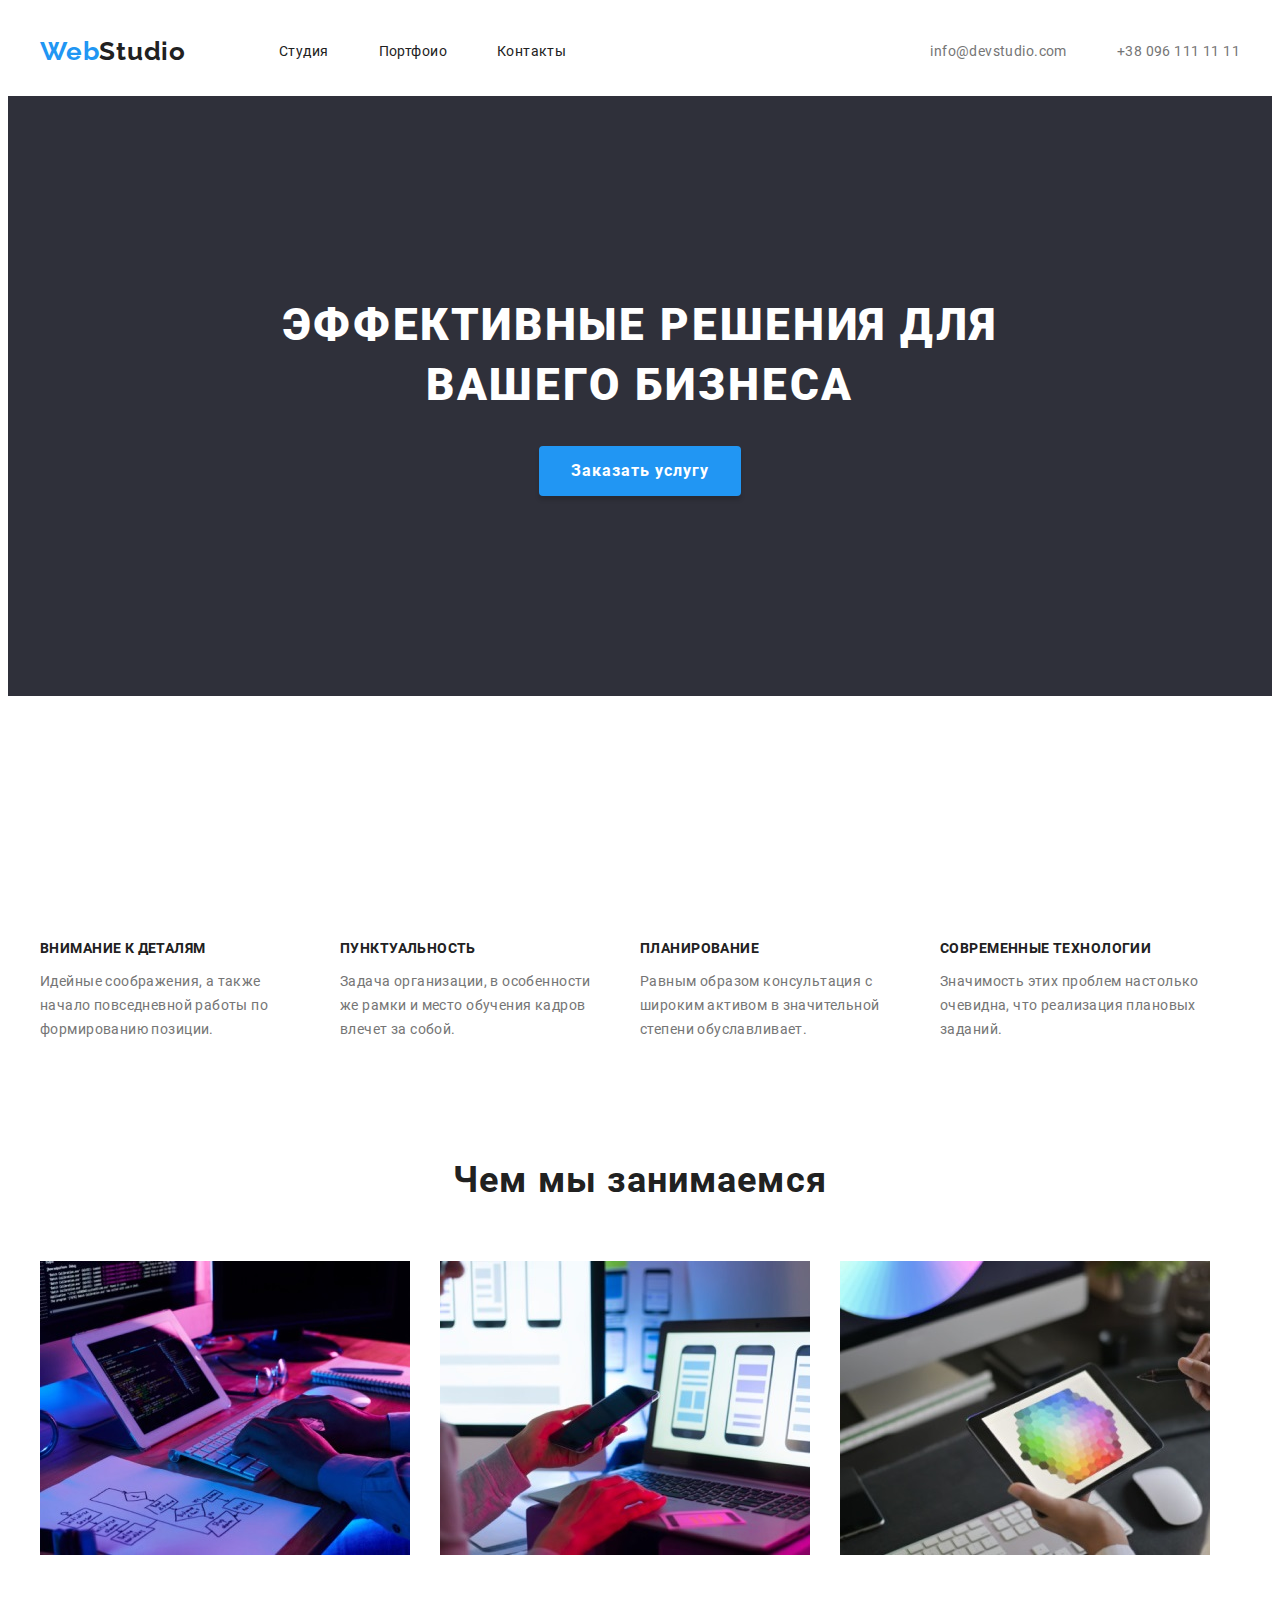
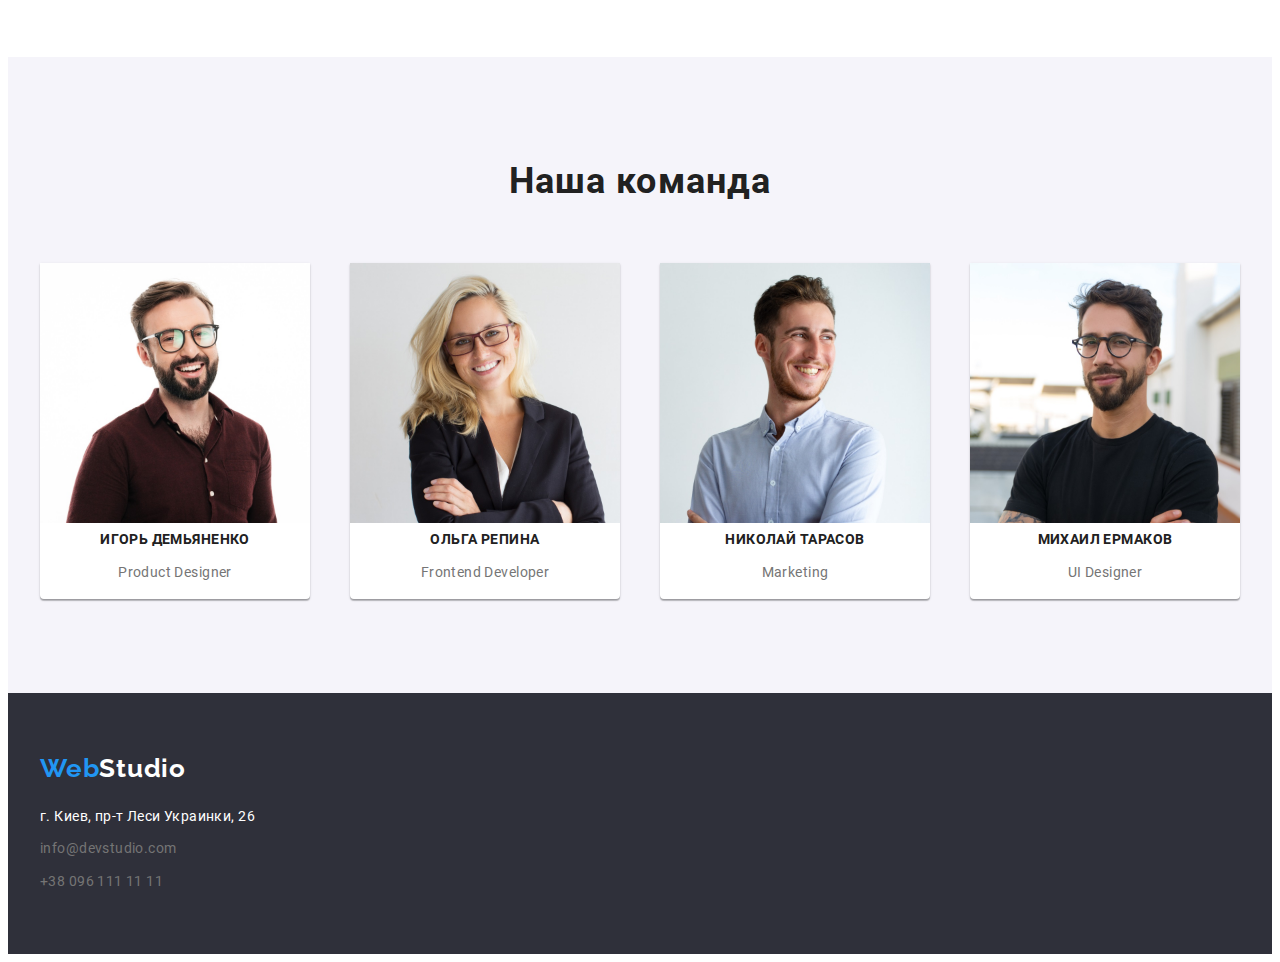
<file: index.html>
<!DOCTYPE html>
<html lang="ru">
  <head class="hed-peg">
    <meta charset="UTF-8" />
    <meta name="viewport" content="width=device-width, initial-scale=1.0" />
    <meta http-equiv="X-UA-Compatible" content="ie=edge" />
    <title>WebStudio</title>
    <link rel="preconnect" href="https://fonts.gstatic.com" />
    <link
      href="https://fonts.googleapis.com/css2?family=Raleway:wght@700&display=swap"
      rel="stylesheet"
    />
    <!--Нормализация стилей браузеров-->
    <link
      rel="stylesheet"
      href="https://cdnjs.cloudflare.com/ajax/libs/modern-normalize/1.0.0/modern-normalize.min.css"
      integrity="sha512-ISS7cAi1PEhQ8jnbJpJZMd29NlhNj4AWYyLOSp2CE/CsHxTCu+r+t0D2yoJudVrd0/8fTVPUVDzY5Tvli75u/g=="
      crossorigin="anonymous"
    />
    <link rel="stylesheet" href="./css/styles01.css" />
  </head>
  <body class="body">
    <header class="header-all">
      <div class="conteiner header">
        <div class="header-logo"> 
          <a href="./" class="logo">Web<span class="dark">Studio</span></a></div>
          <nav>
          <ul class="header-nav-site list">
            <li class="item"><a href="./index.html" class="link">Студия</a></li>
            <li class="item">
              <a href="./portfolio.html" class="link">Портфоио</a>
            </li>
            <li class="item"><a href="#contacts" class="link">Контакты</a></li>
          </ul>
        </nav>
        <div class="header-contacts">
        <a href="mailto:info@devstudio.com" class="item">info@devstudio.com</a>
        <a href="tel:+380441111111" class="item">+38 096 111 11 11</a>
        </div>
      </div>
    </header>
    <main>
  <section id="hero">
      <div class="hero">
          <h1 class="hero-title element">Эффективные решения для <br> вашего бизнеса</h1>
          <button type="button element" class="hero-btn">Заказать услугу</button>
      </div>
  <section class="conteiner">
    <div class="principles-blok">
        <div class="principles-blok-text">
            <h3 class="title">Внимание к деталям</h3>
            <p>
              Идейные соображения, а также начало повседневной работы по
              формированию позиции.
            </p>
        </div>
        <div class="principles-blok-text">
            <h3 class="title">Пунктуальность</h3>
            <p>
              Задача организации, в особенности же рамки и место обучения кадров
              влечет за собой.
            </p>
        </div>
        <div class="principles-blok-text">
            <h3 class="title">Планирование</h3>
            <p>
              Равным образом консультация с широким активом в значительной
              степени обуславливает.
            </p>
        </div>
        <div class="principles-blok-text">
            <h3 class="title">Современные технологии</h3>
            <p>
              Значимость этих проблем настолько очевидна, что реализация
              плановых заданий.
            </p>
        </div>
      </div>
  </section>
      <section class="conteiner">
        <h2 class="section-title">Чем мы занимаемся</h2>
        
          <ul class="list activity-blok">
            <li class="activity-blok-element">
              <img
                src="./images/r1.jpg"
                width="370"
                height="294"
                alt="веб-разработка"
              />
            </li>
            <li class="activity-blok-element">
              <img
                src="./images/r2.jpg"
                width="370"
                height="294"
                alt="разработка приложений"
              />
            </li>
            <li class="activity-blok-element">
              <img
                src="./images/r3.jpg"
                width="370"
                height="294"
                alt="веб дизайн"
              />
            </li>
          </ul>
        
      </section>
  <section class="team">
    <div class="team-title"> 
    <h2 class="section-title">Наша команда</h2></div>
      <div class="conteiner team-blok">
        <div class="team-blok-element">
          <img
            src="./images/img(3).jpg"
            width="270"
            height="260"
            alt="фото Игоря Демьяненко"
          />
          <h3 class="title">Игорь Демьяненко</h3>
          <p>Product Designer</p>
        </div>
        <div class="team-blok-element">
          <img
            src="./images/img(4).jpg"
            width="270"
            height="260"
            alt="фото Ольги Репиной"
          />
          <h3 class="title">Ольга Репина</h3>
          <p>Frontend Developer</p>
        </div>
        <div class="team-blok-element">
          <img
            src="./images/img(5).jpg"
            width="270"
            height="260"
            alt="фото Николая Тарасова"
          />
          <h3 class="title">Николай Тарасов</h3>
          <p>Marketing</p>
        </div>
        <div class="team-blok-element">
          <img
            src="./images/img(6).jpg"
            width="270"
            height="260"
            alt="фото Михаила Ермакова"
          />
          <h3 class="title">Михаил Ермаков</h3>
          <p>UI Designer</p>
        </div>
      </section>
    </main>
    <footer class="footer-all">
    <div class="conteiner">   
      <a href="./" class="logo">Web<span class="light">Studio</span></a>
      <section id="contacts">
        <address class="footer-blok">
          <ul class="list">
            <li>
              <a>г. Киев, пр-т Леси Украинки, 26</a>
            </li>
            <li>
              <a href="mailto:info@devstudio.com" class="footer-link">info@devstudio.com</a
              >
            </li>
            <li>
              <a href="tel:+380441111111" class="footer-link">+38 096 111 11 11</a>
            </li>
          </ul>
        </address>
      </section>
    </div>
    </footer>
  </body>
  </html>
</file>
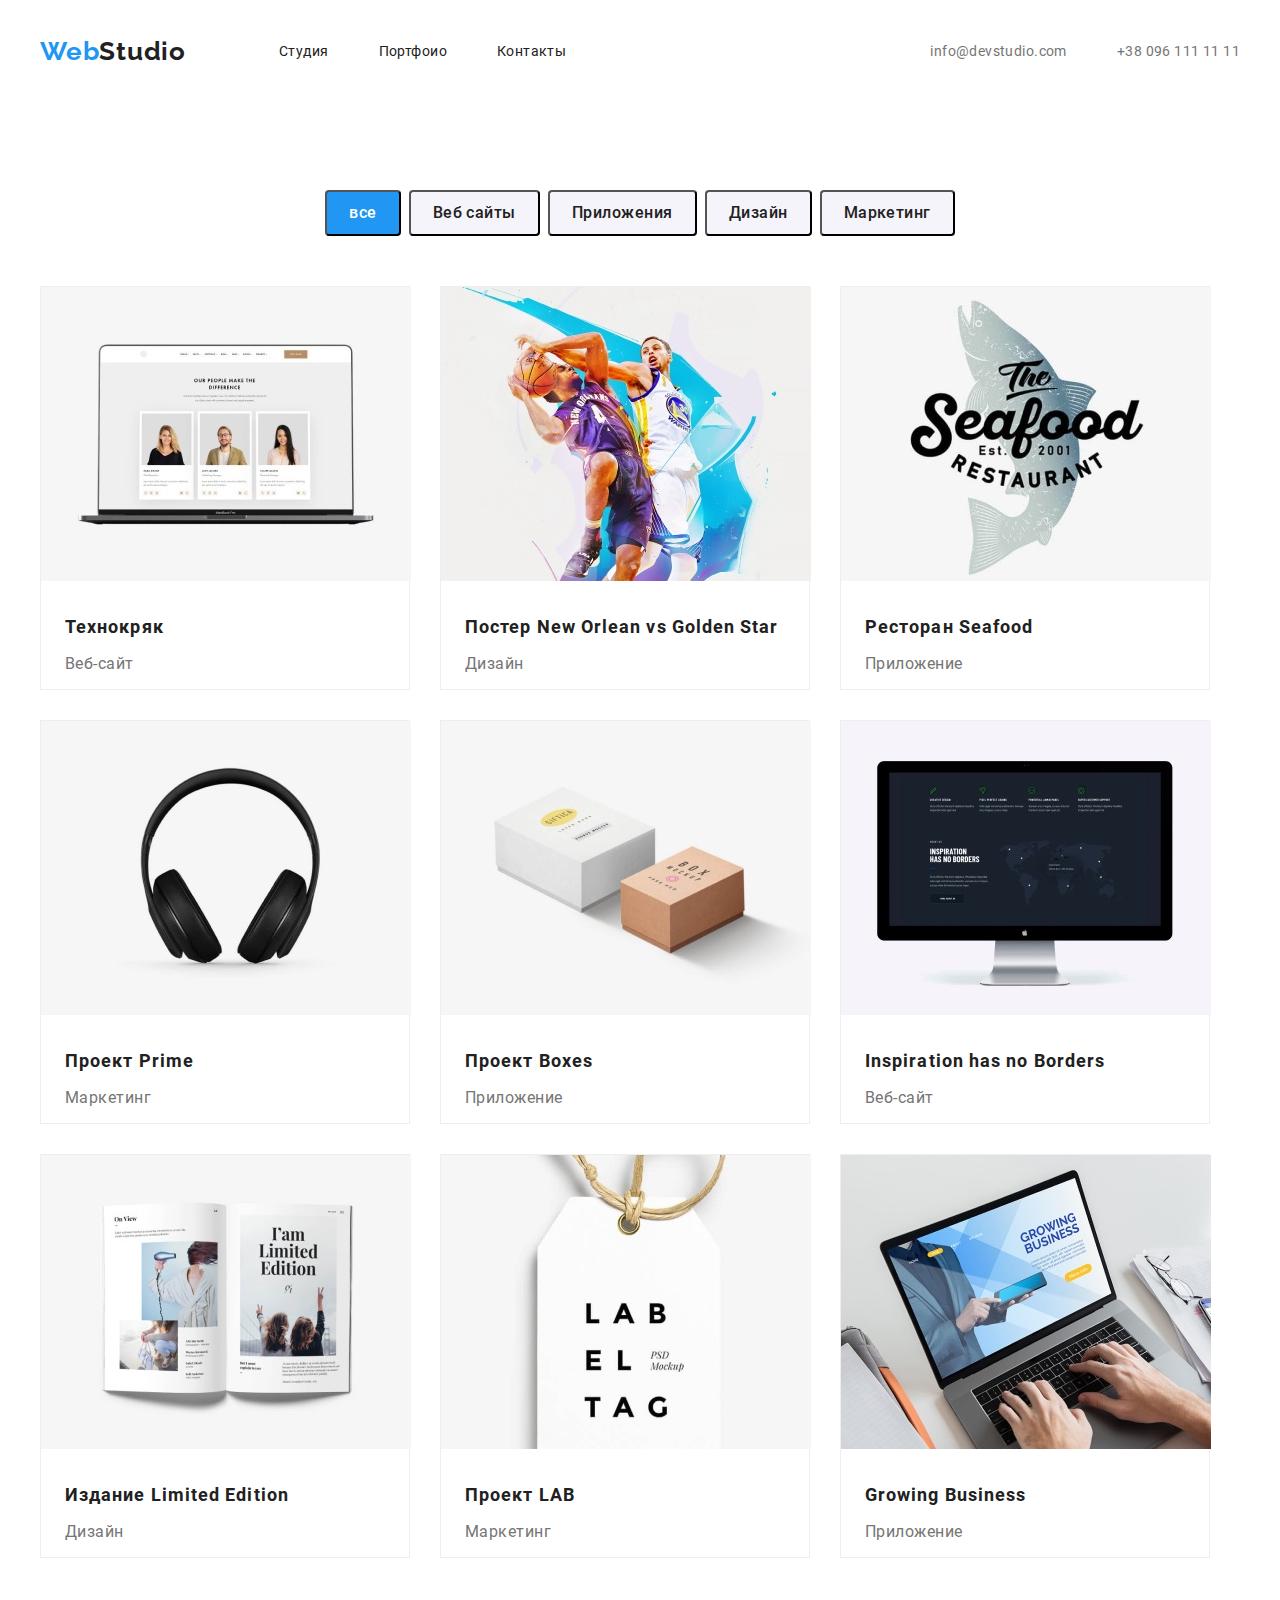
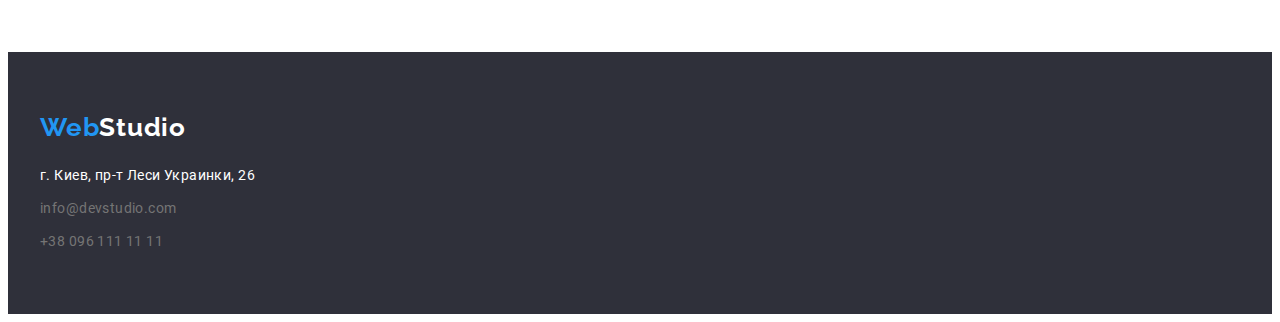
<file: portfolio.html>
<!DOCTYPE html>
<html lang="ru">
  <head>
    <meta charset="UTF-8" />
    <meta name="viewport" content="width=device-width, initial-scale=1.0" />
    <meta http-equiv="X-UA-Compatible" content="ie=edge" />
    <title>Portfolio</title>
    <link rel="preconnect" href="https://fonts.gstatic.com" />
    <link
      href="https://fonts.googleapis.com/css2?family=Raleway:wght@700&display=swap"
      rel="stylesheet"
    />
    <!--Нормализация стилей браузеров-->
    <link
      rel="stylesheet"
      href="https://cdnjs.cloudflare.com/ajax/libs/modern-normalize/1.0.0/modern-normalize.min.css"
      integrity="sha512-ISS7cAi1PEhQ8jnbJpJZMd29NlhNj4AWYyLOSp2CE/CsHxTCu+r+t0D2yoJudVrd0/8fTVPUVDzY5Tvli75u/g=="
      crossorigin="anonymous"
    />
    <link rel="stylesheet" href="./css/styles02.css" />
  </head>
</head>
<body class="body">
  <header class="header-all">
    <div class="conteiner header">
      <div class="header-logo"> 
        <a href="./" class="logo">Web<span class="dark">Studio</span></a></div>
        <nav>
        <ul class="header-nav-site list">
          <li class="item"><a href="./index.html" class="link">Студия</a></li>
          <li class="item">
            <a href="./portfolio.html" class="link">Портфоио</a>
          </li>
          <li class="item"><a href="#contacts" class="link">Контакты</a></li>
        </ul>
      </nav>
      <div class="header-contacts">
      <a href="mailto:info@devstudio.com" class="item">info@devstudio.com</a>
      <a href="tel:+380441111111" class="item">+38 096 111 11 11</a>
      </div>
    </div>
  </header>
    <main>
      <section class="choice">
        <button type="button" class="choice-btn">все</button>
        <button type="button" class="choice-btn">Веб сайты</button>
        <button type="button" class="choice-btn">Приложения</button>
        <button type="button" class="choice-btn">Дизайн</button>
        <button type="button" class="choice-btn">Маркетинг</button>
      </section>
      <section class="conteiner">
        <ul class="list card-box">
          <li class="card-element">
            <img
              src="./images/r21.jpg"
              width="370"
              height="294"
              alt="Веб-сайт Технокряк"
            />
            <p class="card-title">Технокряк</p>
            <p class="card-text">Веб-сайт</p>
          </li>
          <li class="card-element">
            <img
              src="./images/r22.jpg"
              width="370"
              height="294"
              alt="Дизайн Постер New Orlean vs Golden Star"
            />
            <p class="card-title">Постер New Orlean vs Golden Star</p>
            <p class="card-text">Дизайн</p>
          </li>
          <li class="card-element">
            <img
              src="./images/r23.jpg"
              width="370"
              height="294"
              alt="Приложение Ресторан Seafood"
            />
            <p class="card-title">Ресторан Seafood</p>
            <p class="card-text">Приложение</p>
          </li>
          <li class="card-element">
            <img
              src="./images/r24.jpg"
              width="370"
              height="294"
              alt="Маркетинг Проект Prime"
            />
            <p class="card-title">Проект Prime</p>
            <p class="card-text">Маркетинг</p>
          </li>
          <li class="card-element">
            <img
              src="./images/r25.jpg"
              width="370"
              height="294"
              alt="Приложение Проект Boxes"
            />
            <p class="card-title">Проект Boxes</p>
            <p class="card-text">Приложение</p>
          </li>
          <li class="card-element">
            <img
              src="./images/r26.jpg"
              width="370"
              height="294"
              alt="Веб-сайт Inspiration has no Borders"
            />
            <p class="card-title">Inspiration has no Borders</p>
            <p class="card-text">Веб-сайт</p>
          </li>
          <li class="card-element">
            <img
              src="./images/r27.jpg"
              width="370"
              height="294"
              alt="Дизайн Издание Limited Edition"
            />
            <p class="card-title">Издание Limited Edition</p>
            <p class="card-text">Дизайн</p>
          </li>
          <li class="card-element">
            <img
              src="./images/r28.jpg"
              width="370"
              height="294"
              alt="Маркетинг Проект LAB"
            />
            <p class="card-title">Проект LAB</p>
            <p class="card-text">Маркетинг</p>
          </li>
          <li class="card-element">
            <img
              src="./images/r29.jpg"
              width="370"
              height="294"
              alt="Приложение Growing Business"
            />
            <p class="card-title">Growing Business</p>
            <p class="card-text">Приложение</p>
          </li>
        </ul>
      </section>
    </main>
    <footer class="footer-all">
      <div class="conteiner">   
        <a href="./" class="logo">Web<span class="light">Studio</span></a>
        <section id="contacts">
          <address class="footer-blok">
            <ul class="list">
              <li>
                <a>г. Киев, пр-т Леси Украинки, 26</a>
              </li>
              <li>
                <a href="mailto:info@devstudio.com" class="footer-link">info@devstudio.com</a
                >
              </li>
              <li>
                <a href="tel:+380441111111" class="footer-link">+38 096 111 11 11</a>
              </li>
            </ul>
          </address>
        </section>
      </div>
      </footer>
  </body>
</html>
</file>
<file: css/styles01.css>
/*/* roboto-300 - latin_cyrillic */
@font-face {
  font-family: "Roboto";
  font-style: normal;
  font-weight: 300;
  src: url("../fonts/roboto-v20-latin_cyrillic-300.eot"); /* IE9 Compat Modes */
  src: local(""),
    url("../fonts/roboto-v20-latin_cyrillic-300.eot?#iefix")
      format("embedded-opentype"),
    /* IE6-IE8 */ url("../fonts/roboto-v20-latin_cyrillic-300.woff2")
      format("woff2"),
    /* Super Modern Browsers */
      url("../fonts/roboto-v20-latin_cyrillic-300.woff") format("woff"),
    /* Modern Browsers */ url("../fonts/roboto-v20-latin_cyrillic-300.ttf")
      format("truetype"),
    /* Safari, Android, iOS */
      url("../fonts/roboto-v20-latin_cyrillic-300.svg#Roboto") format("svg"); /* Legacy iOS */
}
/* roboto-regular - latin_cyrillic */
@font-face {
  font-family: "Roboto";
  font-style: normal;
  font-weight: 400;
  src: url("../fonts/roboto-v20-latin_cyrillic-regular.eot"); /* IE9 Compat Modes */
  src: local(""),
    url("../fonts/roboto-v20-latin_cyrillic-regular.eot?#iefix")
      format("embedded-opentype"),
    /* IE6-IE8 */ url("../fonts/roboto-v20-latin_cyrillic-regular.woff2")
      format("woff2"),
    /* Super Modern Browsers */
      url("../fonts/roboto-v20-latin_cyrillic-regular.woff") format("woff"),
    /* Modern Browsers */ url("../fonts/roboto-v20-latin_cyrillic-regular.ttf")
      format("truetype"),
    /* Safari, Android, iOS */
      url("../fonts/roboto-v20-latin_cyrillic-regular.svg#Roboto") format("svg"); /* Legacy iOS */
}
/* roboto-500 - latin_cyrillic */
@font-face {
  font-family: "Roboto";
  font-style: normal;
  font-weight: 500;
  src: url("../fonts/roboto-v20-latin_cyrillic-500.eot"); /* IE9 Compat Modes */
  src: local(""),
    url("../fonts/roboto-v20-latin_cyrillic-500.eot?#iefix")
      format("embedded-opentype"),
    /* IE6-IE8 */ url("../fonts/roboto-v20-latin_cyrillic-500.woff2")
      format("woff2"),
    /* Super Modern Browsers */
      url("../fonts/roboto-v20-latin_cyrillic-500.woff") format("woff"),
    /* Modern Browsers */ url("../fonts/roboto-v20-latin_cyrillic-500.ttf")
      format("truetype"),
    /* Safari, Android, iOS */
      url("../fonts/roboto-v20-latin_cyrillic-500.svg#Roboto") format("svg"); /* Legacy iOS */
}
/* roboto-700 - latin_cyrillic */
@font-face {
  font-family: "Roboto";
  font-style: normal;
  font-weight: 700;
  src: url("../fonts/roboto-v20-latin_cyrillic-700.eot"); /* IE9 Compat Modes */
  src: local(""),
    url("../fonts/roboto-v20-latin_cyrillic-700.eot?#iefix")
      format("embedded-opentype"),
    /* IE6-IE8 */ url("../fonts/roboto-v20-latin_cyrillic-700.woff2")
      format("woff2"),
    /* Super Modern Browsers */
      url("../fonts/roboto-v20-latin_cyrillic-700.woff") format("woff"),
    /* Modern Browsers */ url("../fonts/roboto-v20-latin_cyrillic-700.ttf")
      format("truetype"),
    /* Safari, Android, iOS */
      url("../fonts/roboto-v20-latin_cyrillic-700.svg#Roboto") format("svg"); /* Legacy iOS */
}
/* roboto-900 - latin_cyrillic */
@font-face {
  font-family: "Roboto";
  font-style: normal;
  font-weight: 900;
  src: url("../fonts/roboto-v20-latin_cyrillic-900.eot"); /* IE9 Compat Modes */
  src: local(""),
    url("../fonts/roboto-v20-latin_cyrillic-900.eot?#iefix")
      format("embedded-opentype"),
    /* IE6-IE8 */ url("../fonts/roboto-v20-latin_cyrillic-900.woff2")
      format("woff2"),
    /* Super Modern Browsers */
      url("../fonts/roboto-v20-latin_cyrillic-900.woff") format("woff"),
    /* Modern Browsers */ url("../fonts/roboto-v20-latin_cyrillic-900.ttf")
      format("truetype"),
    /* Safari, Android, iOS */
      url("../fonts/roboto-v20-latin_cyrillic-900.svg#Roboto") format("svg"); /* Legacy iOS */
}



          /* Переменные ОБЩИЕ ДЛЯ ВСЕЙ СТРАНИЦЫ */
:root {
  --text-color: #757575;
  --text-dark-color: #212121;
  --blu-color: #2196f3;
  --light-color: #ffffff;
  --background: #2f303a;
}
              /*  ОБЩЕЕ на СТРАНИЦЕ */
.body {
  text-decoration: none;
  font-family: "Roboto", "sans-serif";
  font-style: normal;
  font-size: 14px;
  line-height: 1.71;
  letter-spacing: 0.03em;
  color: var(--text-color);
}

              /* ОСНОВНОЙ КОНТЕЙНЕР*/
.conteiner {
  width: 1200px;
  padding-left: 15px;
  padding-right: 15px;
  margin-left: auto;
  margin-right: auto;
}

            /* убираем точки списков*/
.list {
  list-style: none;
  padding-left: 0px;
  margin-top: 0px;
  margin-bottom: 0px;
}

/* Логотип */
.logo {
  font-family: "Raleway", sans-serif;
  font-weight: bold;
  text-decoration: none;
  font-size: 26px;
  line-height: 1.192;
  letter-spacing: 0.03em;
  color: var(--blu-color);
}
.logo:hover {
  border-bottom: 2px solid var(--blu-color);
 }

/* Темный - для светлого фона */
.dark {
  color: var(--text-dark-color);
}
/* Светлый - для темного фона */
.light {
  color: var(--light-color);
}

                          /* Ш А П К А */
.header-all {
  background-color: #FFFFFF;
  }

.header {
  display: flex;
  align-items: center;
  
  /*outline: 1px solid #140666;
  background-color: #0ec43c;*/
  }
  
.header-logo {
  display: flex;
  margin-right: 93px;
  }

.header-nav-site {
  display: flex;
 }
.header-nav-site .item:not(:last-child) { /*Для всех кроме последнего */
  margin-right: 50px;
}

.header-nav-site .link {
  display: block;
  padding-top: 32px;
  padding-bottom: 32px;

  color: inherit;
  text-decoration: none;
  color: var(--text-dark-color);
  }
.header-nav-site .link:hover {
  color: var(--blu-color);
}
.header-nav-site .link:focus {
  color: var(--blu-color);
}
    
.header-contacts {
  display: flex;
  margin-left: auto;
}

.header-contacts .item {
  /*outline: 1px solid #ca0a0a;
  background-color: #eedf09;*/

  display: block;
  padding-top: 32px;
  padding-bottom: 32px;

  color: inherit;
  text-decoration: none;
  color: var(--text-color);
  }

.header-contacts .item:hover {
  color: var(--blu-color);
}
.header-contacts .item:focus {
  color: var(--blu-color);
}
.header-contacts .item + .item { /*Для всех у кого есть сосед спереди */
  margin-left: 50px;
}

            /* Центральная часть ГЕРОЙ */
.hero {
  display: flex;
  flex-direction: column;
  background-color: #2f303a;
}
.hero .element {
text-align: center;
}

                  /* Титул - ГЕРОЙ */
.hero-title {
  margin-left: auto;
  margin-right: auto;
  margin-top: 200px;
  margin-bottom: 30px;
  font-style: normal;
  font-weight: 900;
  font-size: 44px;
  line-height: 1.363;
  letter-spacing: 0.06em;
  text-transform: uppercase;
  color: #ffffff;
}

                  /* Кнопка ГЕРОЙ */
.hero-btn {
  margin-bottom: 200px;
  margin-left: auto;
  margin-right: auto;

  border-radius: 4px;
  height: 50px;
  padding: 10px 32px;
  border: 1px transparent;

  background: #2196f3;
  box-shadow: 0px 4px 4px #00000026;
  border-radius: 4px;

  font-family: inherit;
  font-weight: 700;
  font-weight: bold;
  font-size: 16px;
  line-height: 1.875;
  text-align: center;
  letter-spacing: 0.06em;
  color: #ffffff;
 }
 .hero-btn:hover {
  cursor: pointer;
 }

              /* НАШИ ПРИНЦИПЫ */
.principles-blok {
display: flex;
justify-content: space-between;
}

.principles-blok-text {
  margin-top: 244px;
  margin-bottom: 94px;
  width: 270px;
  margin-right: 30px;
   }
.principles-blok-text: :nth-last-child(4n) {
 margin-right: 0px;
}

                /* Титулы секций */
.section-title {
  margin-top: 0px;
  margin-bottom: 0px;
  font-style: normal;
  font-weight: bold;
  font-size: 36px;
  line-height: 1, 167;
  text-align: center;
  letter-spacing: 0.03em;
  color: var(--text-dark-color);
}
                  /* Титулы блоков*/
.title {
  margin-top: 0px;
  margin-bottom: 0px;
  font-style: normal;
  font-weight: bold;
  font-size: 14px;
  line-height: 1.143;
  letter-spacing: 0.03em;
  text-transform: uppercase;
  color: var(--text-dark-color);
}

              /* ДЕЯТЕЛЬНОСТЬ-ЧЕМ МЫ ЗАНИМАЕМСЯ */
.activity {
  margin-top: 0px;
  margin-bottom: 0px;
}

.activity-blok {
display: flex;
margin-top: 0px;
margin-bottom: 0px;
justify-content: space-between;
}

.activity-blok-element {
  width: 370px;
  margin-right: 30px;
  margin-top: 50px;
  margin-bottom: 94px;
   }
.activity-blok-text: :nth-last-child(3n) {
 margin-right: 0px;
}


                    /* КОМАНДА */
.team {
 background: #F5F4FA;
 padding-top: 94px;
 padding-bottom: 94px;
}

.team-blok {
  display: flex;
  justify-content: space-between;
   }

  .team-blok-element {
    width: 270px;
    margin-top: 50px;
    margin-left: 30px;
    text-align:center;
    background: #FFFFFF;
/* material shadow v1 */
box-shadow: 0px 1px 3px rgba(0, 0, 0, 0.12), 0px 1px 1px rgba(0, 0, 0, 0.14), 0px 2px 1px rgba(0, 0, 0, 0.2);
border-radius: 0px 0px 4px 4px;
     }

  .team-blok-element:first-child { /*Левфй отступ ко всем кроме первого */
    margin-left: 0px;
     }

/* ПОДВАЛ*/

.footer-all {
  padding-top: 60px;
  padding-bottom: 60px;
  background-color: var(--background);
}

.footer-blok {
  display: flex;
  align-items: center;
  text-decoration: none;
  font-style: normal;
  font-weight: normal;
  margin-top: 20px;
  font-size: 14px;
  line-height: 1.71;
  letter-spacing: 0.03em;
  color: var(--light-color);
}

.footer-link {
  display: block;
  text-decoration: none;
  margin-top: 9px;
  color: var(--text-color);
  }
.footer-link:hover {
  color: var(--blu-color);
}
.footer-link:focus {
  color: var(--blu-color);
}
</file>
<file: css/styles02.css>
/*/* roboto-300 - latin_cyrillic */
@font-face {
  font-family: "Roboto";
  font-style: normal;
  font-weight: 300;
  src: url("../fonts/roboto-v20-latin_cyrillic-300.eot"); /* IE9 Compat Modes */
  src: local(""),
    url("../fonts/roboto-v20-latin_cyrillic-300.eot?#iefix")
      format("embedded-opentype"),
    /* IE6-IE8 */ url("../fonts/roboto-v20-latin_cyrillic-300.woff2")
      format("woff2"),
    /* Super Modern Browsers */
      url("../fonts/roboto-v20-latin_cyrillic-300.woff") format("woff"),
    /* Modern Browsers */ url("../fonts/roboto-v20-latin_cyrillic-300.ttf")
      format("truetype"),
    /* Safari, Android, iOS */
      url("../fonts/roboto-v20-latin_cyrillic-300.svg#Roboto") format("svg"); /* Legacy iOS */
}
/* roboto-regular - latin_cyrillic */
@font-face {
  font-family: "Roboto";
  font-style: normal;
  font-weight: 400;
  src: url("../fonts/roboto-v20-latin_cyrillic-regular.eot"); /* IE9 Compat Modes */
  src: local(""),
    url("../fonts/roboto-v20-latin_cyrillic-regular.eot?#iefix")
      format("embedded-opentype"),
    /* IE6-IE8 */ url("../fonts/roboto-v20-latin_cyrillic-regular.woff2")
      format("woff2"),
    /* Super Modern Browsers */
      url("../fonts/roboto-v20-latin_cyrillic-regular.woff") format("woff"),
    /* Modern Browsers */ url("../fonts/roboto-v20-latin_cyrillic-regular.ttf")
      format("truetype"),
    /* Safari, Android, iOS */
      url("../fonts/roboto-v20-latin_cyrillic-regular.svg#Roboto") format("svg"); /* Legacy iOS */
}
/* roboto-500 - latin_cyrillic */
@font-face {
  font-family: "Roboto";
  font-style: normal;
  font-weight: 500;
  src: url("../fonts/roboto-v20-latin_cyrillic-500.eot"); /* IE9 Compat Modes */
  src: local(""),
    url("../fonts/roboto-v20-latin_cyrillic-500.eot?#iefix")
      format("embedded-opentype"),
    /* IE6-IE8 */ url("../fonts/roboto-v20-latin_cyrillic-500.woff2")
      format("woff2"),
    /* Super Modern Browsers */
      url("../fonts/roboto-v20-latin_cyrillic-500.woff") format("woff"),
    /* Modern Browsers */ url("../fonts/roboto-v20-latin_cyrillic-500.ttf")
      format("truetype"),
    /* Safari, Android, iOS */
      url("../fonts/roboto-v20-latin_cyrillic-500.svg#Roboto") format("svg"); /* Legacy iOS */
}
/* roboto-700 - latin_cyrillic */
@font-face {
  font-family: "Roboto";
  font-style: normal;
  font-weight: 700;
  src: url("../fonts/roboto-v20-latin_cyrillic-700.eot"); /* IE9 Compat Modes */
  src: local(""),
    url("../fonts/roboto-v20-latin_cyrillic-700.eot?#iefix")
      format("embedded-opentype"),
    /* IE6-IE8 */ url("../fonts/roboto-v20-latin_cyrillic-700.woff2")
      format("woff2"),
    /* Super Modern Browsers */
      url("../fonts/roboto-v20-latin_cyrillic-700.woff") format("woff"),
    /* Modern Browsers */ url("../fonts/roboto-v20-latin_cyrillic-700.ttf")
      format("truetype"),
    /* Safari, Android, iOS */
      url("../fonts/roboto-v20-latin_cyrillic-700.svg#Roboto") format("svg"); /* Legacy iOS */
}
/* roboto-900 - latin_cyrillic */
@font-face {
  font-family: "Roboto";
  font-style: normal;
  font-weight: 900;
  src: url("../fonts/roboto-v20-latin_cyrillic-900.eot"); /* IE9 Compat Modes */
  src: local(""),
    url("../fonts/roboto-v20-latin_cyrillic-900.eot?#iefix")
      format("embedded-opentype"),
    /* IE6-IE8 */ url("../fonts/roboto-v20-latin_cyrillic-900.woff2")
      format("woff2"),
    /* Super Modern Browsers */
      url("../fonts/roboto-v20-latin_cyrillic-900.woff") format("woff"),
    /* Modern Browsers */ url("../fonts/roboto-v20-latin_cyrillic-900.ttf")
      format("truetype"),
    /* Safari, Android, iOS */
      url("../fonts/roboto-v20-latin_cyrillic-900.svg#Roboto") format("svg"); /* Legacy iOS */
}

          /* Переменные ОБЩИЕ ДЛЯ ВСЕЙ СТРАНИЦЫ */
:root {
  --text-color: #757575;
  --text-dark-color: #212121;
  --blu-color: #2196f3;
  --light-color: #ffffff;
  --background: #2f303a;
}
              /*  ОБЩЕЕ на СТРАНИЦЕ */
.body {
  text-decoration: none;
  font-family: "Roboto", "sans-serif";
  font-style: normal;
  font-size: 14px;
  line-height: 1.71;
  letter-spacing: 0.03em;
  color: var(--text-color);
}

              /* ОСНОВНОЙ КОНТЕЙНЕР*/
.conteiner {
  width: 1200px;
  padding-left: 15px;
  padding-right: 15px;
  margin-left: auto;
  margin-right: auto;
}

            /* убираем точки списков*/
.list {
  list-style: none;
  padding-left: 0px;
  margin-top: 0px;
  margin-bottom: 0px;
}

/* Логотип */
.logo {
  font-family: "Raleway", sans-serif;
  font-weight: bold;
  text-decoration: none;
  font-size: 26px;
  line-height: 1.192;
  letter-spacing: 0.03em;
  color: var(--blu-color);
}
.logo:hover {
  border-bottom: 2px solid var(--blu-color);
 }

/* Темный - для светлого фона */
.dark {
  color: var(--text-dark-color);
}
/* Светлый - для темного фона */
.light {
  color: var(--light-color);
}

                          /* Ш А П К А */
.header-all {
  margin-bottom: 94px;
  background: #FFFFFF;
  }

.header {
  display: flex;
  align-items: center;
  
  /*outline: 1px solid #140666;
  background-color: #0ec43c;*/
  }
  
.header-logo {
  display: flex;
  margin-right: 93px;
  }

.header-nav-site {
  display: flex;
 }
.header-nav-site .item:not(:last-child) { /*Для всех кроме последнего */
  margin-right: 50px;
}

.header-nav-site .link {
  display: block;
  padding-top: 32px;
  padding-bottom: 32px;

  color: inherit;
  text-decoration: none;
  color: var(--text-dark-color);
  }
.header-nav-site .link:hover {
  color: var(--blu-color);
}
.header-nav-site .link:focus {
  color: var(--blu-color);
}
    
.header-contacts {
  display: flex;
  margin-left: auto;
}

.header-contacts .item {
  display: block;
  padding-top: 32px;
  padding-bottom: 32px;

  color: inherit;
  text-decoration: none;
  color: var(--text-color);
  }

.header-contacts .item:hover {
  color: var(--blu-color);
}
.header-contacts .item:focus {
  color: var(--blu-color);
}
.header-contacts .item + .item { /*Для всех у кого есть сосед спереди */
  margin-left: 50px;
}

            /* КНОПКИ ВЫБОРА КАРТОЧКИ*/

.choice {
  display: flex;
  align-items: center;
  justify-content:center
}

.choice-btn {
  margin-bottom: 50px;
  margin-left: 8px;
  padding: 6px 22px;
  font-family: Roboto;
  font-style: normal;
  font-weight: 500;
  font-size: 16px;
  line-height: 1.875;
  text-align: center;
  letter-spacing: 0.03em;
  
  color: var(--text-dark-color);
  background: #F5F4FA;
  border-radius: 4px;
 }
 .choice-btn:hover {
  cursor: pointer;
 }
 .choice-btn:first-child { /* Только для первого */
  margin-bottom: 50px;
  margin-left: 0px;
  color: var(--light-color);
  background: var(--blu-color);
  }

                 
              /* КАРТОЧКИ */
.card-box {
display: flex;
align-items: flex-start;
flex-wrap: wrap;
}

.card-element {
width: 370px;
height: 404px;
margin-bottom: 30px;
margin-left: 30px;

background: #FFFFFF;
border: 1px solid #EEEEEE;
box-sizing: border-box;
}
.card-element:nth-child(3n + 1) { /* Для каждого 3-го */
margin-left: 0px;
}
.card-element:nth-last-child(-n + 3) { /* Для последних трёх */
  margin-bottom: 94px;
}

  .card-title {
  margin-top: 20px;
  margin-bottom: 4px;
  margin-left: 24px;
  margin-right: 24px;
  font-style: normal;
  font-weight: bold;
  font-size: 18px;
  line-height: 2;
  text-align: left;
  letter-spacing: 0.06em;
  color: var(--text-dark-color);
}

.card-text {
  margin-top: 0px;
  margin-bottom: 20px;
  margin-left: 24px;
  margin-right: 24px;
  font-style: normal;
  font-weight: normal;
  font-size: 16px;
  line-height: 1.875;
  letter-spacing: 0.03em;
  color: var(--text-color);
}


/* ПОДВАЛ*/

.footer-all {
  padding-top: 60px;
  padding-bottom: 60px;
  background-color: var(--background);
}

.footer-blok {
  display: flex;
  align-items: center;
  text-decoration: none;
  font-style: normal;
  font-weight: normal;
  margin-top: 20px;
  font-size: 14px;
  line-height: 1.71;
  letter-spacing: 0.03em;
  color: var(--light-color);
}

.footer-link {
  display: block;
  text-decoration: none;
  margin-top: 9px;
  color: var(--text-color);
  }
.footer-link:hover {
  color: var(--blu-color);
}
.footer-link:focus {
  color: var(--blu-color);
}
</file>
